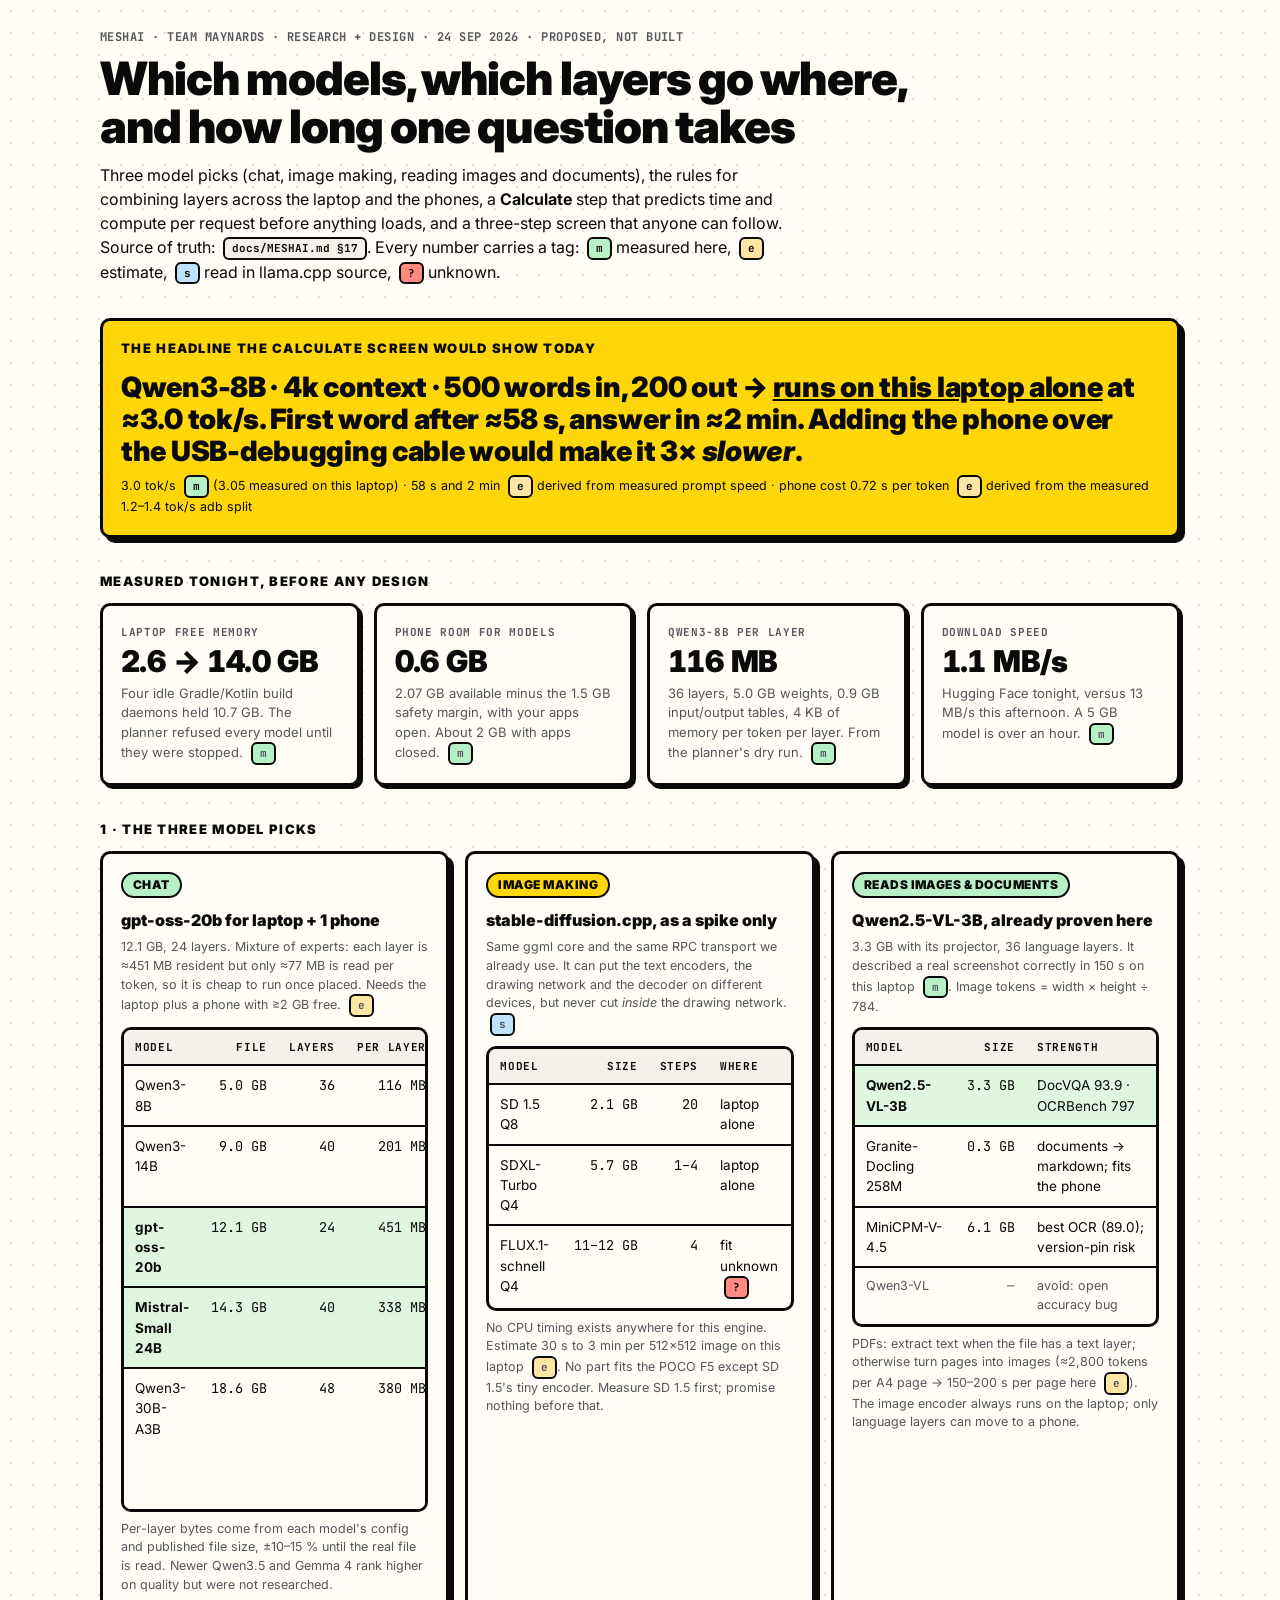
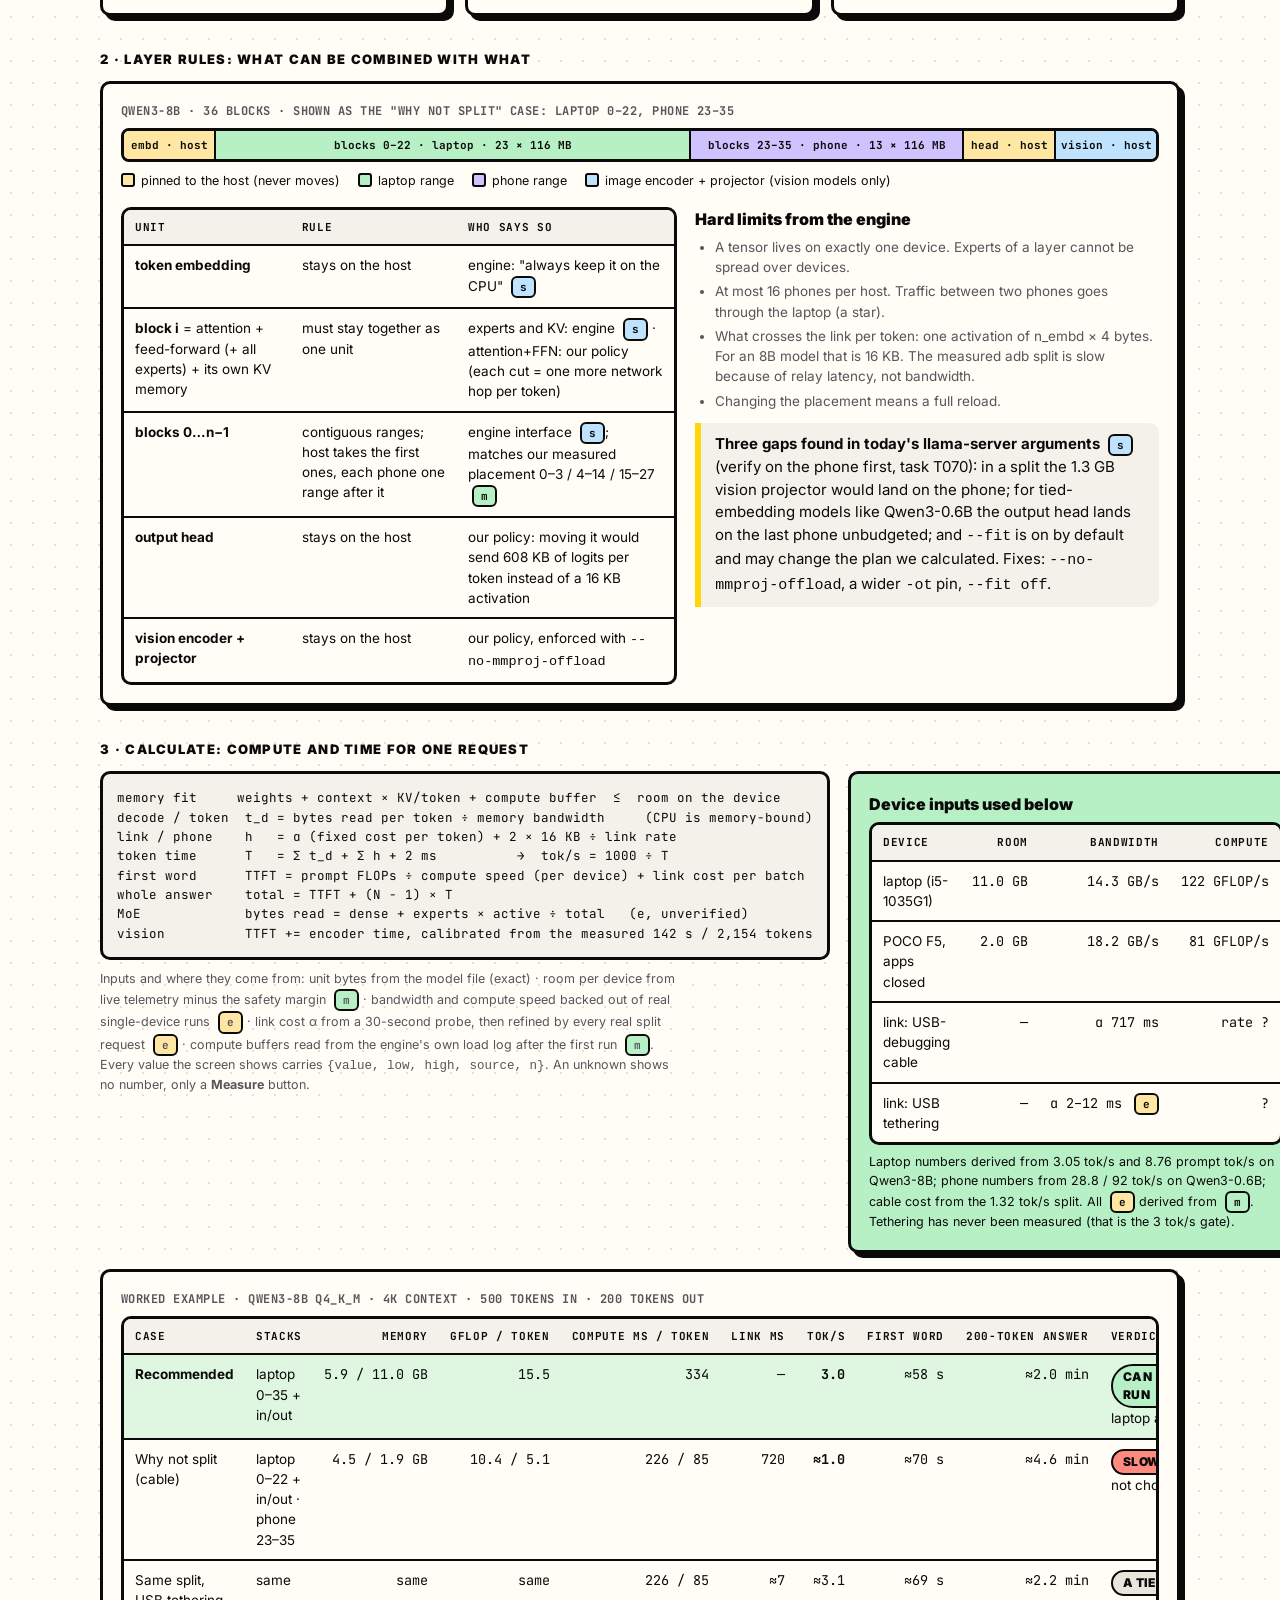
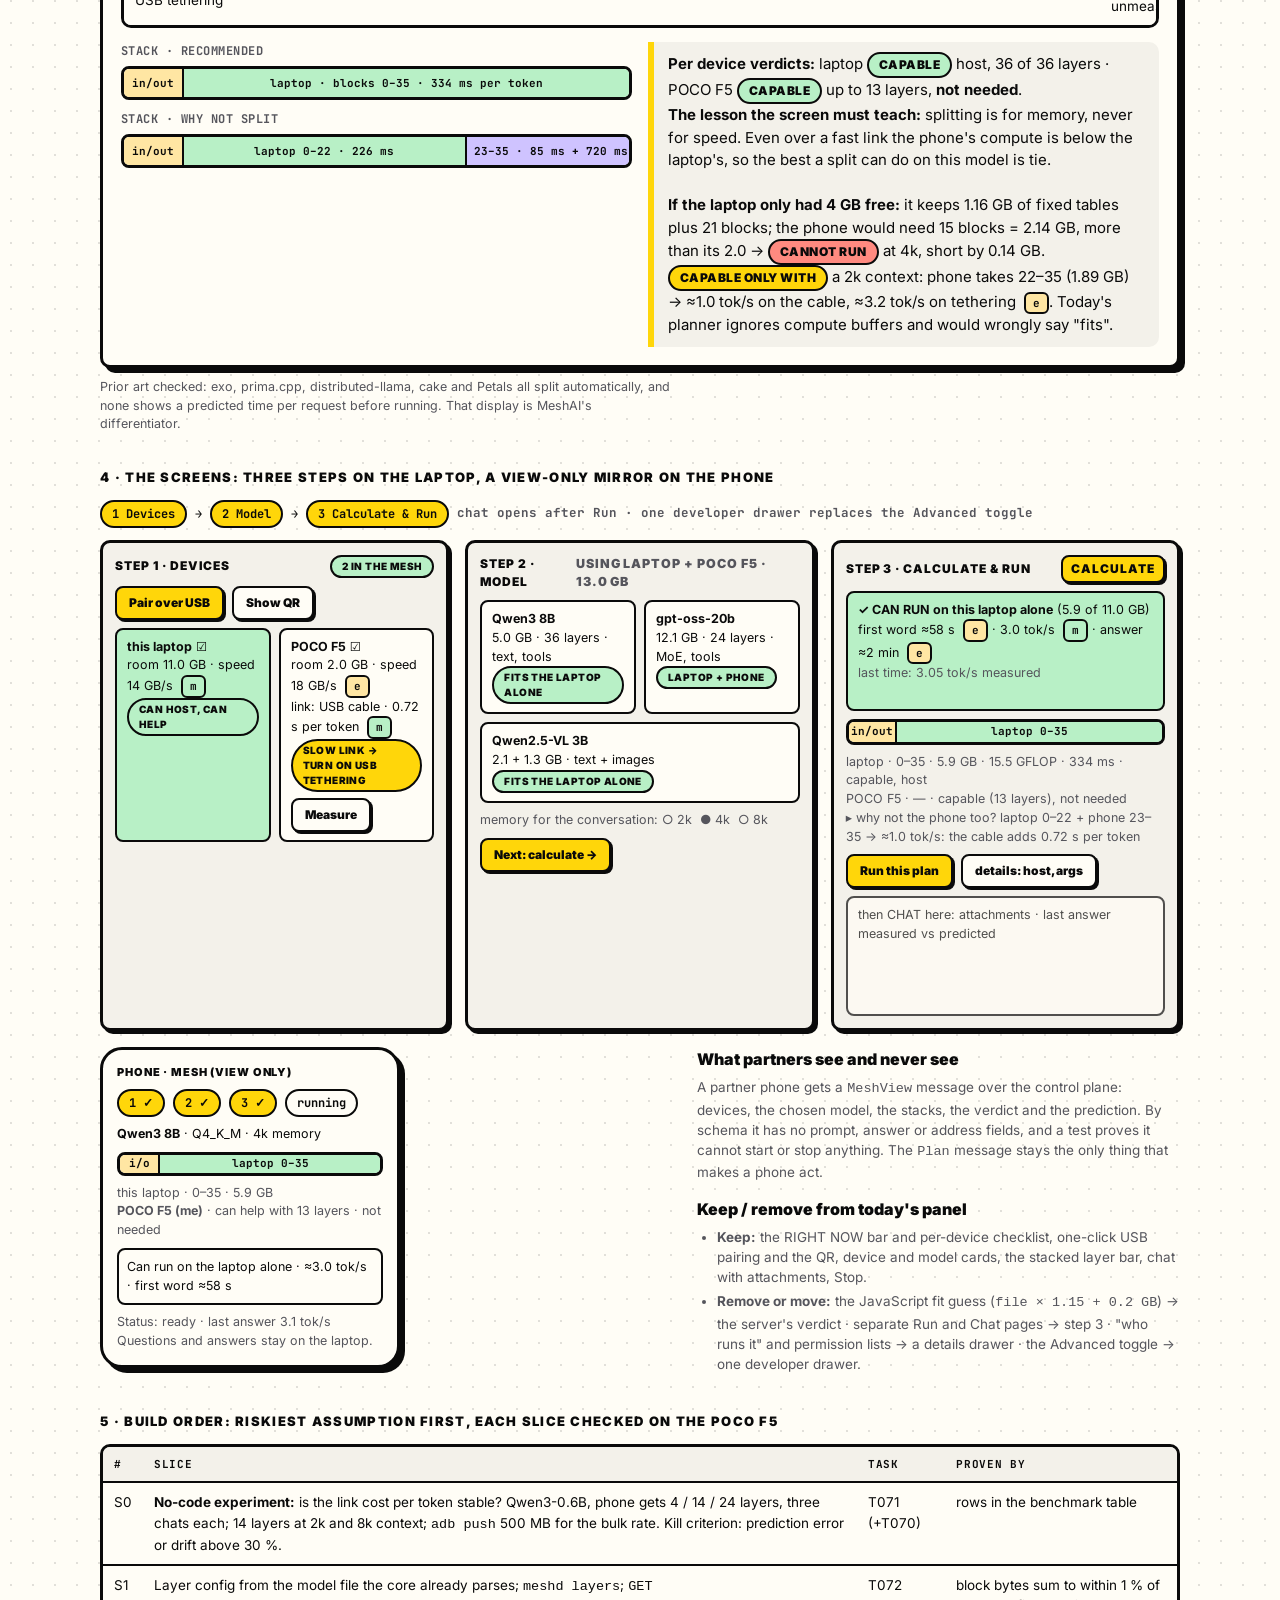
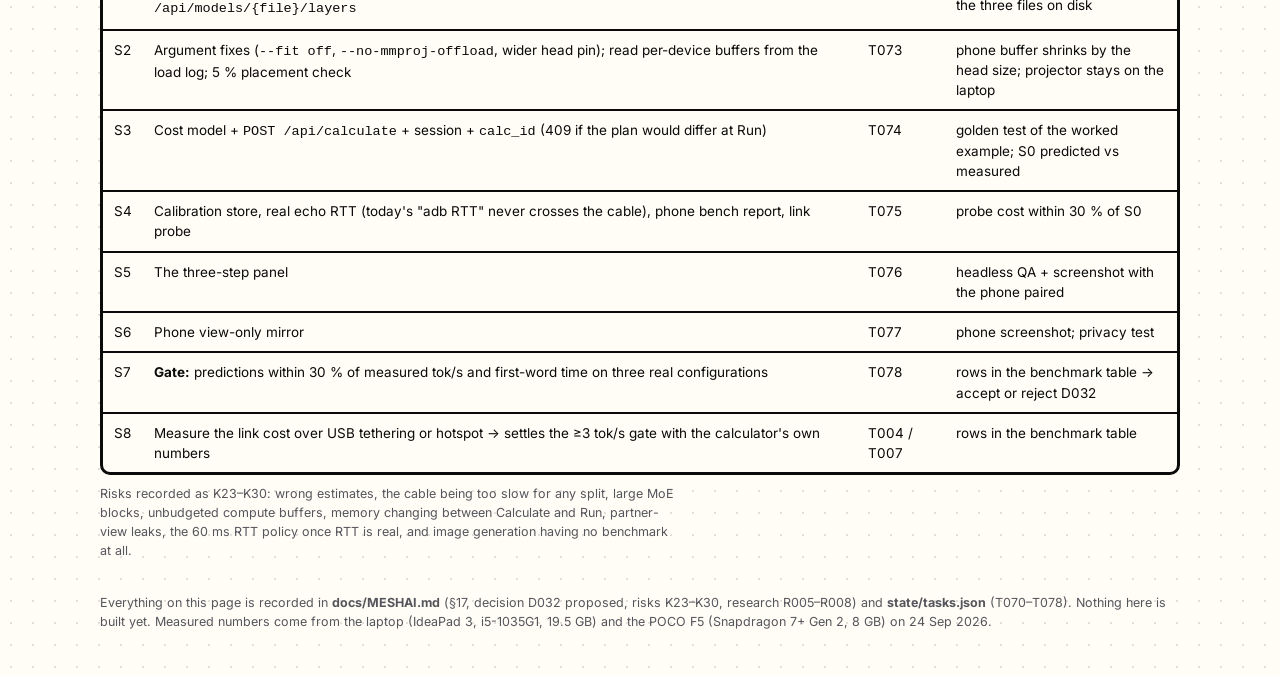
<file: docs/calculate-plan.html>
<!doctype html>
<html lang="en">
<head>
<meta charset="utf-8">
<meta name="viewport" content="width=device-width, initial-scale=1">
<title>MeshAI Calculate Plan</title>
<link rel="stylesheet" href="https://fonts.googleapis.com/css2?family=Inter:wght@400;600;900&family=JetBrains+Mono:wght@400;700&display=swap">
<style>
:root{
  --ink:#0a0a0a; --paper:#fffdf6; --paper-2:#f3f1ea; --paper-3:#e8e5db; --muted:#55555c;
  --accent:#ffd60a; --host:#b8f0c6; --worker:#cfc3ff; --danger:#ff8a80; --info:#bfe3ff; --pin:#ffe6a3;
  --shadow:5px 5px 0 var(--ink); --shadow-sm:3px 3px 0 var(--ink); --bw:3px; --r:10px;
  --font:"Inter","Segoe UI",system-ui,sans-serif; --mono:"JetBrains Mono",ui-monospace,Menlo,monospace;
}
@media (prefers-color-scheme: dark){ :root:not([data-theme="light"]){
  --ink:#f5f5f5; --paper:#121214; --paper-2:#1b1b1e; --paper-3:#27272b; --muted:#b5b5bc;
  --host:#2f7a47; --worker:#5b4bb5; --danger:#b3403a; --info:#2d5f8a; --pin:#7a6320; color-scheme:dark; } }
:root[data-theme="dark"]{
  --ink:#f5f5f5; --paper:#121214; --paper-2:#1b1b1e; --paper-3:#27272b; --muted:#b5b5bc;
  --host:#2f7a47; --worker:#5b4bb5; --danger:#b3403a; --info:#2d5f8a; --pin:#7a6320; color-scheme:dark; }
*{box-sizing:border-box}
body{margin:0;background:var(--paper);color:var(--ink);font:15px/1.5 var(--font);-webkit-font-smoothing:antialiased;
  background-image:radial-gradient(color-mix(in srgb,var(--ink) 12%,transparent) 1px,transparent 1px);background-size:22px 22px}
.wrap{max-width:1120px;margin:0 auto;padding-block:28px 60px;padding-inline:20px;display:flex;flex-direction:column;gap:34px}
h1{font-size:clamp(30px,5vw,46px);font-weight:900;letter-spacing:-.02em;line-height:1.05;margin:0;text-wrap:balance}
h2{font-size:13px;font-weight:900;letter-spacing:.1em;text-transform:uppercase;margin:0 0 12px}
h3{font-size:16px;font-weight:900;margin:0 0 6px}
p{margin:0;max-width:72ch}
.eyebrow{font-family:var(--mono);font-size:12px;color:var(--muted);font-weight:700;letter-spacing:.04em}
.card{border:var(--bw) solid var(--ink);border-radius:var(--r);background:var(--paper);box-shadow:var(--shadow);padding:18px}
.card.flat{box-shadow:var(--shadow-sm)}
.card.accent{background:var(--accent);color:#0a0a0a}
.card.host{background:var(--host)} .card.worker{background:var(--worker)}
.grid2{display:grid;grid-template-columns:repeat(auto-fit,minmax(280px,1fr));gap:16px}
.grid3{display:grid;grid-template-columns:repeat(auto-fit,minmax(250px,1fr));gap:16px}
.grid4{display:grid;grid-template-columns:repeat(auto-fit,minmax(200px,1fr));gap:14px}
.tile .k{font-family:var(--mono);font-size:11px;font-weight:700;letter-spacing:.06em;text-transform:uppercase;color:var(--muted)}
.tile .v{font-size:30px;font-weight:900;letter-spacing:-.02em;line-height:1.1;margin-top:4px;font-variant-numeric:tabular-nums}
.tile .s{font-size:13px;color:var(--muted);margin-top:6px}
.tag{display:inline-block;border:2px solid var(--ink);border-radius:6px;padding:1px 7px;font-family:var(--mono);font-size:11px;font-weight:700;background:var(--paper-2);vertical-align:middle;margin-left:4px}
.tag.m{background:var(--host)} .tag.e{background:var(--pin)} .tag.s{background:var(--info)} .tag.u{background:var(--danger)}
.pill{display:inline-block;border:2px solid var(--ink);border-radius:999px;padding:2px 10px;font-weight:900;font-size:12px;letter-spacing:.04em;text-transform:uppercase}
.pill.ok{background:var(--host)} .pill.no{background:var(--danger)} .pill.warn{background:var(--accent);color:#0a0a0a} .pill.dim{background:var(--paper-3)}
.tbl{overflow-x:auto;border:var(--bw) solid var(--ink);border-radius:var(--r);background:var(--paper)}
table{border-collapse:collapse;width:100%;font-size:13.5px}
th,td{padding:9px 11px;border-bottom:2px solid var(--ink);text-align:left;vertical-align:top}
th{font-family:var(--mono);font-size:11px;letter-spacing:.06em;text-transform:uppercase;background:var(--paper-2)}
tr:last-child td{border-bottom:0}
td.num,th.num{text-align:right;font-family:var(--mono);font-variant-numeric:tabular-nums;white-space:nowrap}
tr.rec td{background:color-mix(in srgb,var(--host) 45%,var(--paper))}
.bar{display:flex;height:34px;border:var(--bw) solid var(--ink);border-radius:8px;overflow:hidden;font-family:var(--mono);font-size:11px;font-weight:700}
.bar>div{display:flex;align-items:center;justify-content:center;border-right:2px solid var(--ink);white-space:nowrap;overflow:hidden;padding:0 4px;color:#0a0a0a}
.bar>div:last-child{border-right:0}
.bar .pin{background:var(--pin)} .bar .h{background:var(--host)} .bar .w{background:var(--worker)} .bar .v{background:var(--info)}
:root[data-theme="dark"] .bar>div, :root[data-theme="dark"] .card.host, :root[data-theme="dark"] .card.worker{color:var(--ink)}
@media (prefers-color-scheme: dark){ :root:not([data-theme="light"]) .bar>div, :root:not([data-theme="light"]) .card.host, :root:not([data-theme="light"]) .card.worker{color:var(--ink)} }
.legend{display:flex;flex-wrap:wrap;gap:10px 18px;font-size:12.5px;margin-top:10px}
.legend i{display:inline-block;width:14px;height:14px;border:2px solid var(--ink);border-radius:3px;vertical-align:-2px;margin-right:6px}
pre{margin:0;font-family:var(--mono);font-size:12.5px;line-height:1.55;white-space:pre;overflow-x:auto;background:var(--paper-2);border:var(--bw) solid var(--ink);border-radius:var(--r);padding:14px}
ul{margin:0;padding-left:20px} li{margin:4px 0}
.mock{border:var(--bw) solid var(--ink);border-radius:var(--r);background:var(--paper-2);padding:12px;display:flex;flex-direction:column;gap:8px;font-size:12.5px;box-shadow:var(--shadow-sm)}
.mock .t{font-weight:900;font-size:12px;letter-spacing:.08em;text-transform:uppercase;display:flex;justify-content:space-between;align-items:center}
.mock .row{display:flex;gap:8px;flex-wrap:wrap}
.mock .box{border:2px solid var(--ink);border-radius:8px;background:var(--paper);padding:8px 10px;flex:1 1 120px;min-width:0}
.mock .box.host{background:var(--host)} .mock .box.warn{background:var(--accent);color:#0a0a0a} .mock .box.dim{opacity:.7}
.mock .btn{border:2px solid var(--ink);border-radius:8px;background:var(--accent);color:#0a0a0a;font-weight:900;padding:6px 12px;display:inline-block;box-shadow:2px 2px 0 var(--ink);font-size:12px}
.mock .btn.ghost{background:var(--paper)}
.steps{display:flex;gap:8px;flex-wrap:wrap;align-items:center;font-family:var(--mono);font-size:12px;font-weight:700}
.steps span{border:2px solid var(--ink);border-radius:999px;padding:3px 10px;background:var(--paper)}
.steps span.on{background:var(--accent);color:#0a0a0a}
.phone{max-width:300px;border:var(--bw) solid var(--ink);border-radius:22px;padding:14px;background:var(--paper);box-shadow:var(--shadow);font-size:12.5px;display:flex;flex-direction:column;gap:8px}
.callout{border-left:6px solid var(--accent);padding:10px 14px;background:var(--paper-2);border-radius:0 var(--r) var(--r) 0}
.small{font-size:12.5px;color:var(--muted)}
.two{display:grid;grid-template-columns:1.2fr 1fr;gap:18px}
@media (max-width:760px){.two{grid-template-columns:1fr}}
a{color:inherit}
</style>
</head>
<body>

<div class="wrap">

<header>
  <div class="eyebrow">MESHAI · TEAM MAYNARDS · RESEARCH + DESIGN · 24 SEP 2026 · PROPOSED, NOT BUILT</div>
  <h1 style="margin-top:8px">Which models, which layers go where, and how long one question takes</h1>
  <p style="margin-top:12px;font-size:16px">Three model picks (chat, image making, reading images and documents), the rules for combining layers across the laptop and the phones, a <b>Calculate</b> step that predicts time and compute per request before anything loads, and a three-step screen that anyone can follow. Source of truth: <span class="tag">docs/MESHAI.md §17</span>. Every number carries a tag: <span class="tag m">m</span> measured here, <span class="tag e">e</span> estimate, <span class="tag s">s</span> read in llama.cpp source, <span class="tag u">?</span> unknown.</p>
</header>

<section class="card accent">
  <h2 style="color:#0a0a0a">The headline the Calculate screen would show today</h2>
  <div style="font-size:clamp(20px,3vw,28px);font-weight:900;letter-spacing:-.01em;line-height:1.15">Qwen3-8B · 4k context · 500 words in, 200 out → <u>runs on this laptop alone</u> at ≈3.0 tok/s. First word after ≈58 s, answer in ≈2 min. Adding the phone over the USB-debugging cable would make it 3× <i>slower</i>.</div>
  <div class="small" style="color:#0a0a0a;margin-top:8px">3.0 tok/s <span class="tag m">m</span> (3.05 measured on this laptop) · 58 s and 2 min <span class="tag e">e</span> derived from measured prompt speed · phone cost 0.72 s per token <span class="tag e">e</span> derived from the measured 1.2–1.4 tok/s adb split</div>
</section>

<section>
  <h2>Measured tonight, before any design</h2>
  <div class="grid4">
    <div class="card flat tile"><div class="k">laptop free memory</div><div class="v">2.6 → 14.0 GB</div><div class="s">Four idle Gradle/Kotlin build daemons held 10.7 GB. The planner refused every model until they were stopped. <span class="tag m">m</span></div></div>
    <div class="card flat tile"><div class="k">phone room for models</div><div class="v">0.6 GB</div><div class="s">2.07 GB available minus the 1.5 GB safety margin, with your apps open. About 2 GB with apps closed. <span class="tag m">m</span></div></div>
    <div class="card flat tile"><div class="k">Qwen3-8B per layer</div><div class="v">116 MB</div><div class="s">36 layers, 5.0 GB weights, 0.9 GB input/output tables, 4 KB of memory per token per layer. From the planner's dry run. <span class="tag m">m</span></div></div>
    <div class="card flat tile"><div class="k">download speed</div><div class="v">1.1 MB/s</div><div class="s">Hugging Face tonight, versus 13 MB/s this afternoon. A 5 GB model is over an hour. <span class="tag m">m</span></div></div>
  </div>
</section>

<section>
  <h2>1 · The three model picks</h2>
  <div class="grid3">
    <div class="card">
      <span class="pill ok">chat</span>
      <h3 style="margin-top:10px">gpt-oss-20b for laptop + 1 phone</h3>
      <p class="small">12.1 GB, 24 layers. Mixture of experts: each layer is ≈451 MB resident but only ≈77 MB is read per token, so it is cheap to run once placed. Needs the laptop plus a phone with ≥2 GB free. <span class="tag e">e</span></p>
      <div class="tbl" style="margin-top:10px"><table>
        <tr><th>model</th><th class="num">file</th><th class="num">layers</th><th class="num">per layer</th><th>fits</th></tr>
        <tr><td>Qwen3-8B</td><td class="num">5.0 GB</td><td class="num">36</td><td class="num">116 MB</td><td>laptop alone</td></tr>
        <tr><td>Qwen3-14B</td><td class="num">9.0 GB</td><td class="num">40</td><td class="num">201 MB</td><td>laptop alone (tight)</td></tr>
        <tr class="rec"><td><b>gpt-oss-20b</b></td><td class="num">12.1 GB</td><td class="num">24</td><td class="num">451 MB</td><td>laptop + 1 phone</td></tr>
        <tr class="rec"><td><b>Mistral-Small 24B</b></td><td class="num">14.3 GB</td><td class="num">40</td><td class="num">338 MB</td><td>laptop + 2 phones</td></tr>
        <tr><td>Qwen3-30B-A3B</td><td class="num">18.6 GB</td><td class="num">48</td><td class="num">380 MB</td><td>needs an iQOO-15-class phone</td></tr>
      </table></div>
      <p class="small" style="margin-top:8px">Per-layer bytes come from each model's config and published file size, ±10–15 % until the real file is read. Newer Qwen3.5 and Gemma 4 rank higher on quality but were not researched.</p>
    </div>
    <div class="card">
      <span class="pill warn">image making</span>
      <h3 style="margin-top:10px">stable-diffusion.cpp, as a spike only</h3>
      <p class="small">Same ggml core and the same RPC transport we already use. It can put the text encoders, the drawing network and the decoder on different devices, but never cut <i>inside</i> the drawing network. <span class="tag s">s</span></p>
      <div class="tbl" style="margin-top:10px"><table>
        <tr><th>model</th><th class="num">size</th><th class="num">steps</th><th>where</th></tr>
        <tr><td>SD 1.5 Q8</td><td class="num">2.1 GB</td><td class="num">20</td><td>laptop alone</td></tr>
        <tr><td>SDXL-Turbo Q4</td><td class="num">5.7 GB</td><td class="num">1–4</td><td>laptop alone</td></tr>
        <tr><td>FLUX.1-schnell Q4</td><td class="num">11–12 GB</td><td class="num">4</td><td>fit unknown <span class="tag u">?</span></td></tr>
      </table></div>
      <p class="small" style="margin-top:8px">No CPU timing exists anywhere for this engine. Estimate 30 s to 3 min per 512×512 image on this laptop <span class="tag e">e</span>. No part fits the POCO F5 except SD 1.5's tiny encoder. Measure SD 1.5 first; promise nothing before that.</p>
    </div>
    <div class="card">
      <span class="pill ok">reads images &amp; documents</span>
      <h3 style="margin-top:10px">Qwen2.5-VL-3B, already proven here</h3>
      <p class="small">3.3 GB with its projector, 36 language layers. It described a real screenshot correctly in 150 s on this laptop <span class="tag m">m</span>. Image tokens = width × height ÷ 784.</p>
      <div class="tbl" style="margin-top:10px"><table>
        <tr><th>model</th><th class="num">size</th><th>strength</th></tr>
        <tr class="rec"><td><b>Qwen2.5-VL-3B</b></td><td class="num">3.3 GB</td><td>DocVQA 93.9 · OCRBench 797</td></tr>
        <tr><td>Granite-Docling 258M</td><td class="num">0.3 GB</td><td>documents → markdown; fits the phone</td></tr>
        <tr><td>MiniCPM-V-4.5</td><td class="num">6.1 GB</td><td>best OCR (89.0); version-pin risk</td></tr>
        <tr><td class="small">Qwen3-VL</td><td class="num small">—</td><td class="small">avoid: open accuracy bug</td></tr>
      </table></div>
      <p class="small" style="margin-top:8px">PDFs: extract text when the file has a text layer; otherwise turn pages into images (≈2,800 tokens per A4 page → 150–200 s per page here <span class="tag e">e</span>). The image encoder always runs on the laptop; only language layers can move to a phone.</p>
    </div>
  </div>
</section>

<section>
  <h2>2 · Layer rules: what can be combined with what</h2>
  <div class="card">
    <div class="eyebrow" style="margin-bottom:8px">QWEN3-8B · 36 BLOCKS · SHOWN AS THE "WHY NOT SPLIT" CASE: LAPTOP 0–22, PHONE 23–35</div>
    <div class="bar">
      <div class="pin" style="flex:0 0 92px">embd · host</div>
      <div class="h" style="flex:23">blocks 0–22 · laptop · 23 × 116 MB</div>
      <div class="w" style="flex:13">blocks 23–35 · phone · 13 × 116 MB</div>
      <div class="pin" style="flex:0 0 92px">head · host</div>
      <div class="v" style="flex:0 0 100px">vision · host</div>
    </div>
    <div class="legend">
      <span><i style="background:var(--pin)"></i>pinned to the host (never moves)</span>
      <span><i style="background:var(--host)"></i>laptop range</span>
      <span><i style="background:var(--worker)"></i>phone range</span>
      <span><i style="background:var(--info)"></i>image encoder + projector (vision models only)</span>
    </div>
    <div class="two" style="margin-top:16px">
      <div class="tbl"><table>
        <tr><th>unit</th><th>rule</th><th>who says so</th></tr>
        <tr><td><b>token embedding</b></td><td>stays on the host</td><td>engine: "always keep it on the CPU" <span class="tag s">s</span></td></tr>
        <tr><td><b>block i</b> = attention + feed-forward (+ all experts) + its own KV memory</td><td>must stay together as one unit</td><td>experts and KV: engine <span class="tag s">s</span> · attention+FFN: our policy (each cut = one more network hop per token)</td></tr>
        <tr><td><b>blocks 0…n−1</b></td><td>contiguous ranges; host takes the first ones, each phone one range after it</td><td>engine interface <span class="tag s">s</span>; matches our measured placement 0–3 / 4–14 / 15–27 <span class="tag m">m</span></td></tr>
        <tr><td><b>output head</b></td><td>stays on the host</td><td>our policy: moving it would send 608 KB of logits per token instead of a 16 KB activation</td></tr>
        <tr><td><b>vision encoder + projector</b></td><td>stays on the host</td><td>our policy, enforced with <code>--no-mmproj-offload</code></td></tr>
      </table></div>
      <div>
        <h3>Hard limits from the engine</h3>
        <ul class="small" style="font-size:13.5px">
          <li>A tensor lives on exactly one device. Experts of a layer cannot be spread over devices.</li>
          <li>At most 16 phones per host. Traffic between two phones goes through the laptop (a star).</li>
          <li>What crosses the link per token: one activation of n_embd × 4 bytes. For an 8B model that is 16 KB. The measured adb split is slow because of relay latency, not bandwidth.</li>
          <li>Changing the placement means a full reload.</li>
        </ul>
        <div class="callout" style="margin-top:12px"><b>Three gaps found in today's llama-server arguments</b> <span class="tag s">s</span> (verify on the phone first, task T070): in a split the 1.3 GB vision projector would land on the phone; for tied-embedding models like Qwen3-0.6B the output head lands on the last phone unbudgeted; and <code>--fit</code> is on by default and may change the plan we calculated. Fixes: <code>--no-mmproj-offload</code>, a wider <code>-ot</code> pin, <code>--fit off</code>.</div>
      </div>
    </div>
  </div>
</section>

<section>
  <h2>3 · Calculate: compute and time for one request</h2>
  <div class="two">
    <div>
      <pre>memory fit     weights + context × KV/token + compute buffer  ≤  room on the device
decode / token  t_d = bytes read per token ÷ memory bandwidth     (CPU is memory-bound)
link / phone    h   = α (fixed cost per token) + 2 × 16 KB ÷ link rate
token time      T   = Σ t_d + Σ h + 2 ms          →  tok/s = 1000 ÷ T
first word      TTFT = prompt FLOPs ÷ compute speed (per device) + link cost per batch
whole answer    total = TTFT + (N − 1) × T
MoE             bytes read = dense + experts × active ÷ total   (e, unverified)
vision          TTFT += encoder time, calibrated from the measured 142 s / 2,154 tokens</pre>
      <p class="small" style="margin-top:10px">Inputs and where they come from: unit bytes from the model file (exact) · room per device from live telemetry minus the safety margin <span class="tag m">m</span> · bandwidth and compute speed backed out of real single-device runs <span class="tag e">e</span> · link cost α from a 30-second probe, then refined by every real split request <span class="tag e">e</span> · compute buffers read from the engine's own load log after the first run <span class="tag m">m</span>. Every value the screen shows carries <code>{value, low, high, source, n}</code>. An unknown shows no number, only a <b>Measure</b> button.</p>
    </div>
    <div class="card host">
      <h3>Device inputs used below</h3>
      <div class="tbl" style="background:var(--paper)"><table>
        <tr><th>device</th><th class="num">room</th><th class="num">bandwidth</th><th class="num">compute</th></tr>
        <tr><td>laptop (i5-1035G1)</td><td class="num">11.0 GB</td><td class="num">14.3 GB/s</td><td class="num">122 GFLOP/s</td></tr>
        <tr><td>POCO F5, apps closed</td><td class="num">2.0 GB</td><td class="num">18.2 GB/s</td><td class="num">81 GFLOP/s</td></tr>
        <tr><td>link: USB-debugging cable</td><td class="num">—</td><td class="num">α 717 ms</td><td class="num">rate ?</td></tr>
        <tr><td>link: USB tethering</td><td class="num">—</td><td class="num">α 2–12 ms <span class="tag e">e</span></td><td class="num">?</td></tr>
      </table></div>
      <p class="small" style="margin-top:8px;color:inherit">Laptop numbers derived from 3.05 tok/s and 8.76 prompt tok/s on Qwen3-8B; phone numbers from 28.8 / 92 tok/s on Qwen3-0.6B; cable cost from the 1.32 tok/s split. All <span class="tag e">e</span> derived from <span class="tag m">m</span>. Tethering has never been measured (that is the 3 tok/s gate).</p>
    </div>
  </div>

  <div class="card" style="margin-top:16px">
    <div class="eyebrow" style="margin-bottom:8px">WORKED EXAMPLE · QWEN3-8B Q4_K_M · 4K CONTEXT · 500 TOKENS IN · 200 TOKENS OUT</div>
    <div class="tbl"><table>
      <tr><th>case</th><th>stacks</th><th class="num">memory</th><th class="num">GFLOP / token</th><th class="num">compute ms / token</th><th class="num">link ms</th><th class="num">tok/s</th><th class="num">first word</th><th class="num">200-token answer</th><th>verdict</th></tr>
      <tr class="rec"><td><b>Recommended</b></td><td>laptop 0–35 + in/out</td><td class="num">5.9 / 11.0 GB</td><td class="num">15.5</td><td class="num">334</td><td class="num">—</td><td class="num"><b>3.0</b></td><td class="num">≈58 s</td><td class="num">≈2.0 min</td><td><span class="pill ok">can run</span> laptop alone</td></tr>
      <tr><td>Why not split (cable)</td><td>laptop 0–22 + in/out · phone 23–35</td><td class="num">4.5 / 1.9 GB</td><td class="num">10.4 / 5.1</td><td class="num">226 / 85</td><td class="num">720</td><td class="num"><b>≈1.0</b></td><td class="num">≈70 s</td><td class="num">≈4.6 min</td><td><span class="pill no">slower</span> not chosen</td></tr>
      <tr><td>Same split, USB tethering</td><td>same</td><td class="num">same</td><td class="num">same</td><td class="num">226 / 85</td><td class="num">≈7</td><td class="num">≈3.1</td><td class="num">≈69 s</td><td class="num">≈2.2 min</td><td><span class="pill dim">a tie</span> unmeasured</td></tr>
    </table></div>
    <div class="grid2" style="margin-top:14px">
      <div>
        <div class="eyebrow">STACK · RECOMMENDED</div>
        <div class="bar" style="margin-top:6px"><div class="pin" style="flex:0 0 60px">in/out</div><div class="h" style="flex:36">laptop · blocks 0–35 · 334 ms per token</div></div>
        <div class="eyebrow" style="margin-top:10px">STACK · WHY NOT SPLIT</div>
        <div class="bar" style="margin-top:6px"><div class="pin" style="flex:0 0 60px">in/out</div><div class="h" style="flex:23">laptop 0–22 · 226 ms</div><div class="w" style="flex:13">phone 23–35 · 85 ms + 720 ms link</div></div>
      </div>
      <div class="callout">
        <b>Per device verdicts:</b> laptop <span class="pill ok">capable</span> host, 36 of 36 layers · POCO F5 <span class="pill ok">capable</span> up to 13 layers, <b>not needed</b>.<br>
        <b>The lesson the screen must teach:</b> splitting is for memory, never for speed. Even over a fast link the phone's compute is below the laptop's, so the best a split can do on this model is tie.<br><br>
        <b>If the laptop only had 4 GB free:</b> it keeps 1.16 GB of fixed tables plus 21 blocks; the phone would need 15 blocks = 2.14 GB, more than its 2.0 → <span class="pill no">cannot run</span> at 4k, short by 0.14 GB. <span class="pill warn">capable only with</span> a 2k context: phone takes 22–35 (1.89 GB) → ≈1.0 tok/s on the cable, ≈3.2 tok/s on tethering <span class="tag e">e</span>. Today's planner ignores compute buffers and would wrongly say "fits".
      </div>
    </div>
  </div>
  <p class="small" style="margin-top:10px">Prior art checked: exo, prima.cpp, distributed-llama, cake and Petals all split automatically, and none shows a predicted time per request before running. That display is MeshAI's differentiator.</p>
</section>

<section>
  <h2>4 · The screens: three steps on the laptop, a view-only mirror on the phone</h2>
  <div class="steps" style="margin-bottom:12px"><span class="on">1 Devices</span>→<span class="on">2 Model</span>→<span class="on">3 Calculate &amp; Run</span><span class="small" style="border:0;background:none;padding:0">chat opens after Run · one developer drawer replaces the Advanced toggle</span></div>
  <div class="grid3">
    <div class="mock">
      <div class="t"><span>Step 1 · Devices</span><span class="pill ok" style="font-size:10px">2 in the mesh</span></div>
      <div class="row"><span class="btn">Pair over USB</span><span class="btn ghost">Show QR</span></div>
      <div class="row">
        <div class="box host"><b>this laptop</b> ☑<br>room 11.0 GB · speed 14 GB/s <span class="tag m">m</span><br><span class="pill ok" style="font-size:10px">can host, can help</span></div>
        <div class="box"><b>POCO F5</b> ☑<br>room 2.0 GB · speed 18 GB/s <span class="tag e">e</span><br>link: USB cable · 0.72 s per token <span class="tag m">m</span><br><span class="pill warn" style="font-size:10px">slow link → turn on USB tethering</span><br><span class="btn ghost" style="margin-top:6px">Measure</span></div>
      </div>
    </div>
    <div class="mock">
      <div class="t"><span>Step 2 · Model</span><span class="small">using laptop + POCO F5 · 13.0 GB</span></div>
      <div class="row">
        <div class="box"><b>Qwen3 8B</b><br>5.0 GB · 36 layers · text, tools<br><span class="pill ok" style="font-size:10px">fits the laptop alone</span></div>
        <div class="box"><b>gpt-oss-20b</b><br>12.1 GB · 24 layers · MoE, tools<br><span class="pill ok" style="font-size:10px">laptop + phone</span></div>
        <div class="box"><b>Qwen2.5-VL 3B</b><br>2.1 + 1.3 GB · text + images<br><span class="pill ok" style="font-size:10px">fits the laptop alone</span></div>
      </div>
      <div class="row small">memory for the conversation: ○ 2k &nbsp;● 4k &nbsp;○ 8k</div>
      <div class="row"><span class="btn">Next: calculate →</span></div>
    </div>
    <div class="mock">
      <div class="t"><span>Step 3 · Calculate &amp; Run</span><span class="btn" style="padding:3px 8px">Calculate</span></div>
      <div class="box host"><b>✓ CAN RUN on this laptop alone</b> (5.9 of 11.0 GB)<br>first word ≈58 s <span class="tag e">e</span> · 3.0 tok/s <span class="tag m">m</span> · answer ≈2 min <span class="tag e">e</span><br><span class="small">last time: 3.05 tok/s measured</span></div>
      <div class="bar" style="height:26px"><div class="pin" style="flex:0 0 48px">in/out</div><div class="h" style="flex:36">laptop 0–35</div></div>
      <div class="small">laptop · 0–35 · 5.9 GB · 15.5 GFLOP · 334 ms · capable, host<br>POCO F5 · — · capable (13 layers), not needed<br>▸ why not the phone too? laptop 0–22 + phone 23–35 → ≈1.0 tok/s: the cable adds 0.72 s per token</div>
      <div class="row"><span class="btn">Run this plan</span><span class="btn ghost">details: host, args</span></div>
      <div class="box dim">then CHAT here: attachments · last answer measured vs predicted</div>
    </div>
  </div>
  <div class="two" style="margin-top:16px;align-items:start">
    <div class="phone">
      <div class="t" style="font-weight:900;letter-spacing:.08em;font-size:11px">PHONE · MESH (VIEW ONLY)</div>
      <div class="steps"><span class="on">1 ✓</span><span class="on">2 ✓</span><span class="on">3 ✓</span><span>running</span></div>
      <div><b>Qwen3 8B</b> · Q4_K_M · 4k memory</div>
      <div class="bar" style="height:24px"><div class="pin" style="flex:0 0 40px">i/o</div><div class="h" style="flex:36">laptop 0–35</div></div>
      <div class="small">this laptop · 0–35 · 5.9 GB<br><b>POCO F5 (me)</b> · can help with 13 layers · not needed</div>
      <div class="box host" style="border:2px solid var(--ink);border-radius:8px;padding:8px">Can run on the laptop alone · ≈3.0 tok/s · first word ≈58 s</div>
      <div class="small">Status: ready · last answer 3.1 tok/s<br>Questions and answers stay on the laptop.</div>
    </div>
    <div>
      <h3>What partners see and never see</h3>
      <p class="small" style="font-size:13.5px">A partner phone gets a <code>MeshView</code> message over the control plane: devices, the chosen model, the stacks, the verdict and the prediction. By schema it has no prompt, answer or address fields, and a test proves it cannot start or stop anything. The <code>Plan</code> message stays the only thing that makes a phone act.</p>
      <h3 style="margin-top:14px">Keep / remove from today's panel</h3>
      <ul class="small" style="font-size:13.5px">
        <li><b>Keep:</b> the RIGHT NOW bar and per-device checklist, one-click USB pairing and the QR, device and model cards, the stacked layer bar, chat with attachments, Stop.</li>
        <li><b>Remove or move:</b> the JavaScript fit guess (<code>file × 1.15 + 0.2 GB</code>) → the server's verdict · separate Run and Chat pages → step 3 · "who runs it" and permission lists → a details drawer · the Advanced toggle → one developer drawer.</li>
      </ul>
    </div>
  </div>
</section>

<section>
  <h2>5 · Build order: riskiest assumption first, each slice checked on the POCO F5</h2>
  <div class="tbl"><table>
    <tr><th>#</th><th>slice</th><th>task</th><th>proven by</th></tr>
    <tr><td>S0</td><td><b>No-code experiment:</b> is the link cost per token stable? Qwen3-0.6B, phone gets 4 / 14 / 24 layers, three chats each; 14 layers at 2k and 8k context; <code>adb push</code> 500 MB for the bulk rate. Kill criterion: prediction error or drift above 30 %.</td><td>T071 (+T070)</td><td>rows in the benchmark table</td></tr>
    <tr><td>S1</td><td>Layer config from the model file the core already parses; <code>meshd layers</code>; <code>GET /api/models/{file}/layers</code></td><td>T072</td><td>block bytes sum to within 1 % of the three files on disk</td></tr>
    <tr><td>S2</td><td>Argument fixes (<code>--fit off</code>, <code>--no-mmproj-offload</code>, wider head pin); read per-device buffers from the load log; 5 % placement check</td><td>T073</td><td>phone buffer shrinks by the head size; projector stays on the laptop</td></tr>
    <tr><td>S3</td><td>Cost model + <code>POST /api/calculate</code> + session + <code>calc_id</code> (409 if the plan would differ at Run)</td><td>T074</td><td>golden test of the worked example; S0 predicted vs measured</td></tr>
    <tr><td>S4</td><td>Calibration store, real echo RTT (today's "adb RTT" never crosses the cable), phone bench report, link probe</td><td>T075</td><td>probe cost within 30 % of S0</td></tr>
    <tr><td>S5</td><td>The three-step panel</td><td>T076</td><td>headless QA + screenshot with the phone paired</td></tr>
    <tr><td>S6</td><td>Phone view-only mirror</td><td>T077</td><td>phone screenshot; privacy test</td></tr>
    <tr><td>S7</td><td><b>Gate:</b> predictions within 30 % of measured tok/s and first-word time on three real configurations</td><td>T078</td><td>rows in the benchmark table → accept or reject D032</td></tr>
    <tr><td>S8</td><td>Measure the link cost over USB tethering or hotspot → settles the ≥3 tok/s gate with the calculator's own numbers</td><td>T004 / T007</td><td>rows in the benchmark table</td></tr>
  </table></div>
  <p class="small" style="margin-top:10px">Risks recorded as K23–K30: wrong estimates, the cable being too slow for any split, large MoE blocks, unbudgeted compute buffers, memory changing between Calculate and Run, partner-view leaks, the 60 ms RTT policy once RTT is real, and image generation having no benchmark at all.</p>
</section>

<footer class="small">Everything on this page is recorded in <b>docs/MESHAI.md</b> (§17, decision D032 proposed, risks K23–K30, research R005–R008) and <b>state/tasks.json</b> (T070–T078). Nothing here is built yet. Measured numbers come from the laptop (IdeaPad 3, i5-1035G1, 19.5 GB) and the POCO F5 (Snapdragon 7+ Gen 2, 8 GB) on 24 Sep 2026.</footer>

</div>
</body>
</html>
</file>
